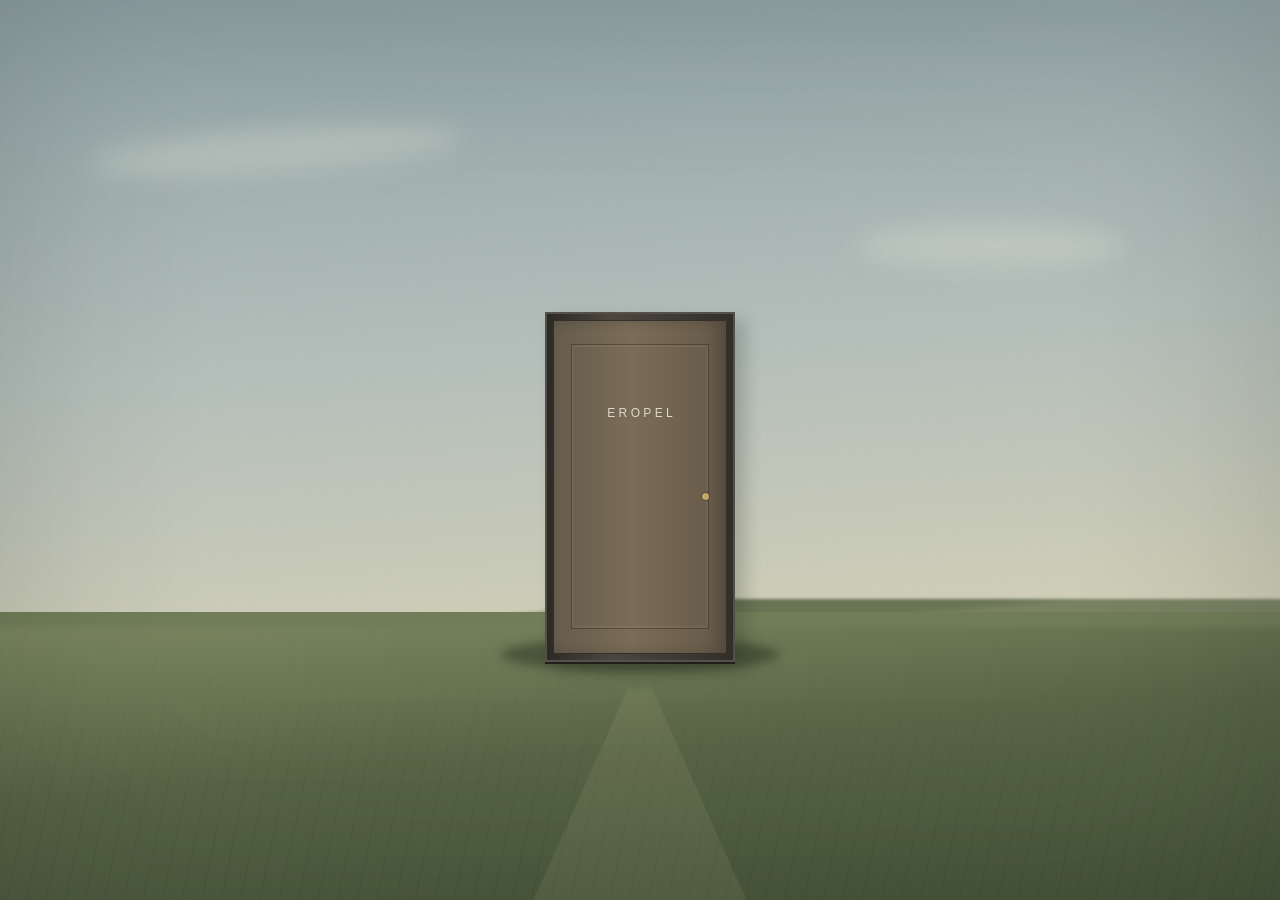
<file: index.html>
<!doctype html>
<html lang="en">
<head>
  <meta charset="utf-8">
  <meta name="viewport" content="width=device-width, initial-scale=1">
  <meta name="theme-color" content="#aeb9b4">
  <title>EROPEL</title>
  <link rel="stylesheet" href="assets/css/site.css">
</head>
<body class="entrance-page">
  <main class="landscape" aria-label="Entrance to EROPEL">
    <div class="sky" aria-hidden="true">
      <span class="cloud cloud-one"></span>
      <span class="cloud cloud-two"></span>
    </div>
    <div class="horizon" aria-hidden="true"></div>
    <div class="field" aria-hidden="true"><span class="field-track"></span></div>
    <a class="doorway" href="objects/" aria-label="Enter EROPEL">
      <span class="door-frame">
        <span class="door-void"></span>
        <span class="door">
          <span class="door-name">EROPEL</span>
          <span class="handle"></span>
        </span>
      </span>
      <span class="door-shadow" aria-hidden="true"></span>
    </a>
    <p class="entrance-hint" aria-hidden="true">OPEN</p>
  </main>
  <div class="threshold" aria-hidden="true"></div>
  <script src="assets/js/entrance.js"></script>
</body>
</html>
</file>
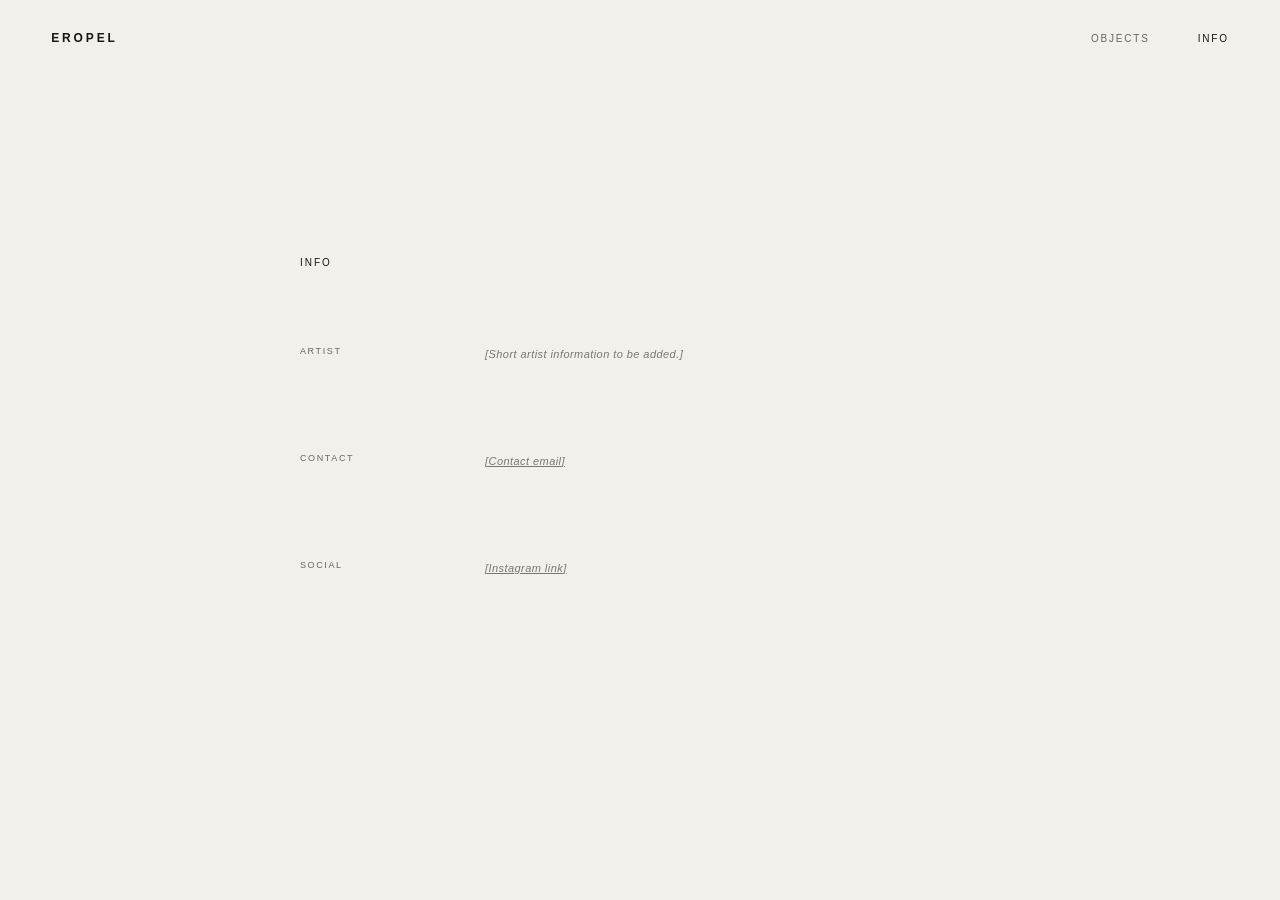
<file: info/index.html>
<!doctype html><html lang="en"><head><meta charset="utf-8"><meta name="viewport" content="width=device-width,initial-scale=1"><title>Info — EROPEL</title><link rel="stylesheet" href="../assets/css/site.css"></head><body><header class="site-header"><a class="wordmark" href="../">EROPEL</a><nav class="site-nav" aria-label="Primary"><a href="../objects/">OBJECTS</a><a href="./" aria-current="page">INFO</a></nav></header><main class="info"><h1>INFO</h1><div class="info-grid"><h2>ARTIST</h2><p class="placeholder">[Short artist information to be added.]</p><h2>CONTACT</h2><p><a class="placeholder" href="mailto:contact@example.com">[Contact email]</a></p><h2>SOCIAL</h2><p><a class="placeholder" href="#">[Instagram link]</a></p></div></main></body></html>
</file>
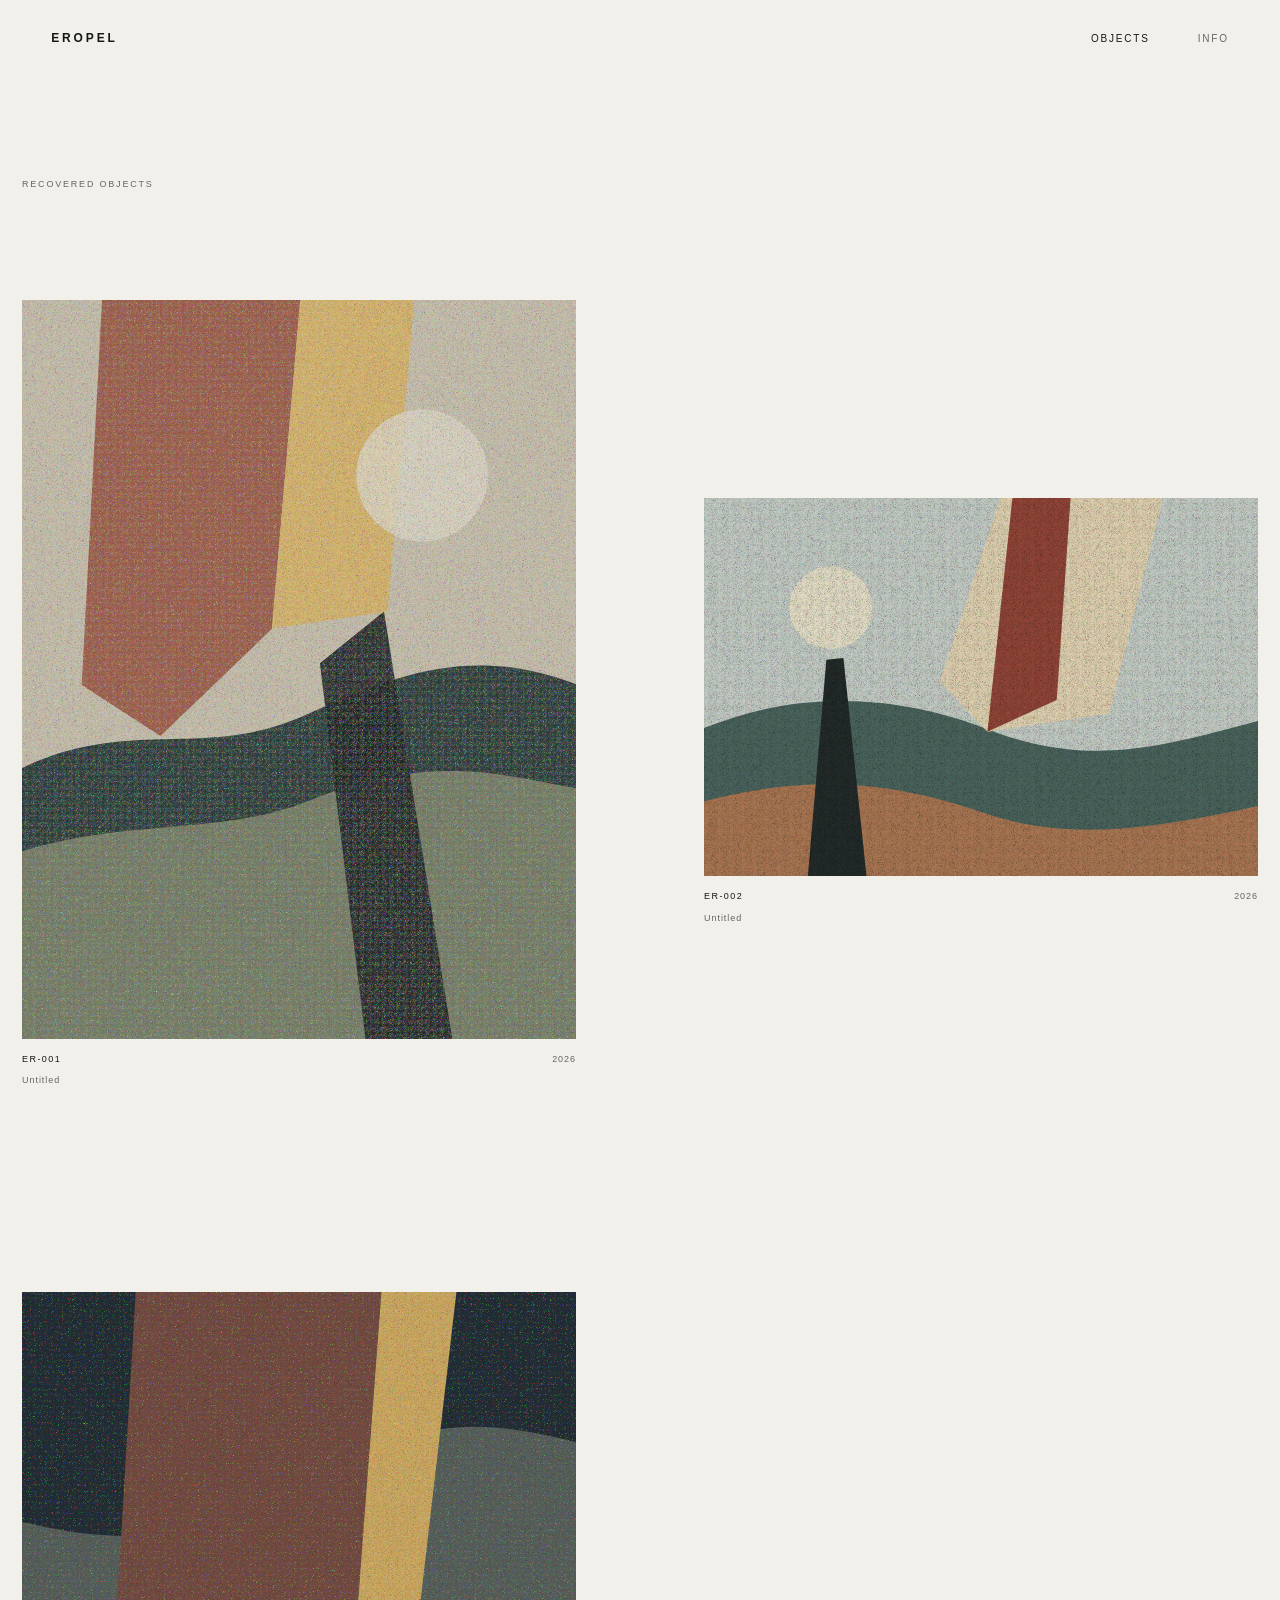
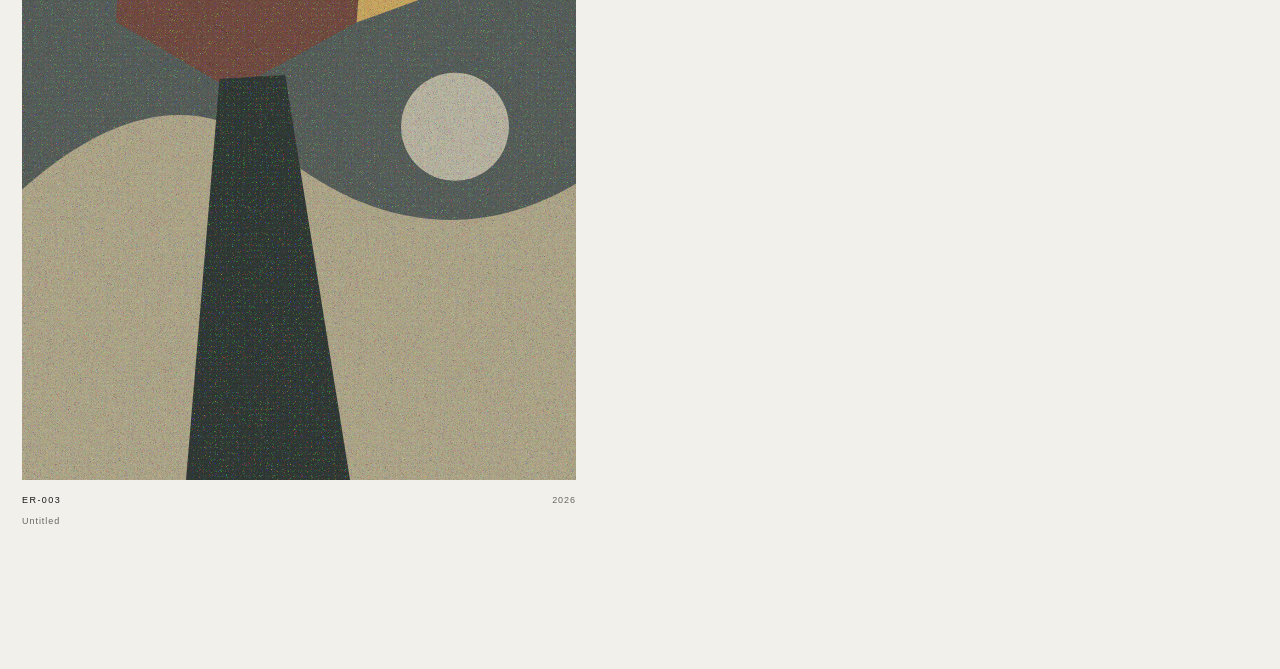
<file: objects/index.html>
<!doctype html><html lang="en"><head><meta charset="utf-8"><meta name="viewport" content="width=device-width,initial-scale=1"><title>Objects — EROPEL</title><link rel="stylesheet" href="../assets/css/site.css"></head><body>
<header class="site-header"><a class="wordmark" href="../">EROPEL</a><nav class="site-nav" aria-label="Primary"><a href="./" aria-current="page">OBJECTS</a><a href="../info/">INFO</a></nav></header>
<main class="object-index"><h1 class="index-label">RECOVERED OBJECTS</h1><div class="object-list">
<figure class="object-tile"><a class="object-link" href="er-001/"><img src="../assets/art/er-001.svg" alt="ER-001, abstract painting in earthen red and green" width="900" height="1200"><figcaption class="object-meta"><span class="object-id">ER-001</span><span class="object-year">2026</span><span class="object-title">Untitled</span></figcaption></a></figure>
<figure class="object-tile"><a class="object-link" href="er-002/"><img src="../assets/art/er-002.svg" alt="ER-002, abstract landscape painting" width="1200" height="820"><figcaption class="object-meta"><span class="object-id">ER-002</span><span class="object-year">2026</span><span class="object-title">Untitled</span></figcaption></a></figure>
<figure class="object-tile"><a class="object-link" href="er-003/"><img src="../assets/art/er-003.svg" alt="ER-003, dark abstract painting" width="760" height="1080"><figcaption class="object-meta"><span class="object-id">ER-003</span><span class="object-year">2026</span><span class="object-title">Untitled</span></figcaption></a></figure>
</div></main></body></html>
</file>
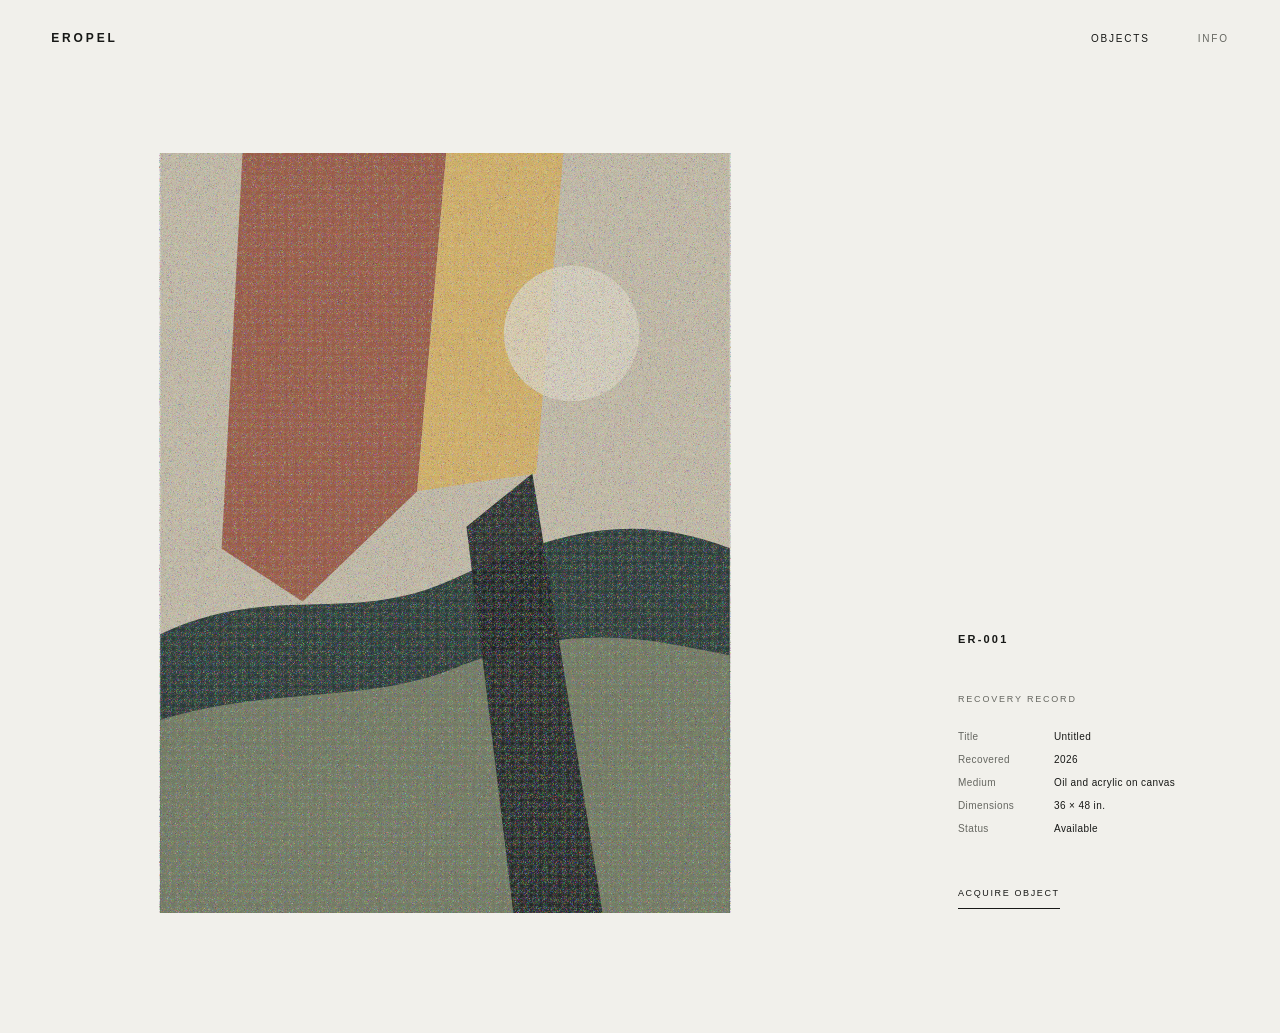
<file: objects/er-001/index.html>
<!doctype html><html lang="en"><head><meta charset="utf-8"><meta name="viewport" content="width=device-width,initial-scale=1"><title>ER-001 — EROPEL</title><link rel="stylesheet" href="../../assets/css/site.css"></head><body><header class="site-header"><a class="wordmark" href="../../">EROPEL</a><nav class="site-nav" aria-label="Primary"><a href="../" aria-current="page">OBJECTS</a><a href="../../info/">INFO</a></nav></header><main class="record"><div class="record-image"><img src="../../assets/art/er-001.svg" alt="ER-001, abstract painting in earthen red and green" width="900" height="1200"></div><section class="record-copy"><h1>ER-001</h1><h2>RECOVERY RECORD</h2><dl class="record-data"><dt>Title</dt><dd>Untitled</dd><dt>Recovered</dt><dd>2026</dd><dt>Medium</dt><dd>Oil and acrylic on canvas</dd><dt>Dimensions</dt><dd>36 × 48 in.</dd><dt>Status</dt><dd>Available</dd></dl><a class="acquire" href="mailto:contact@example.com?subject=ER-001">ACQUIRE OBJECT</a></section></main></body></html>
</file>
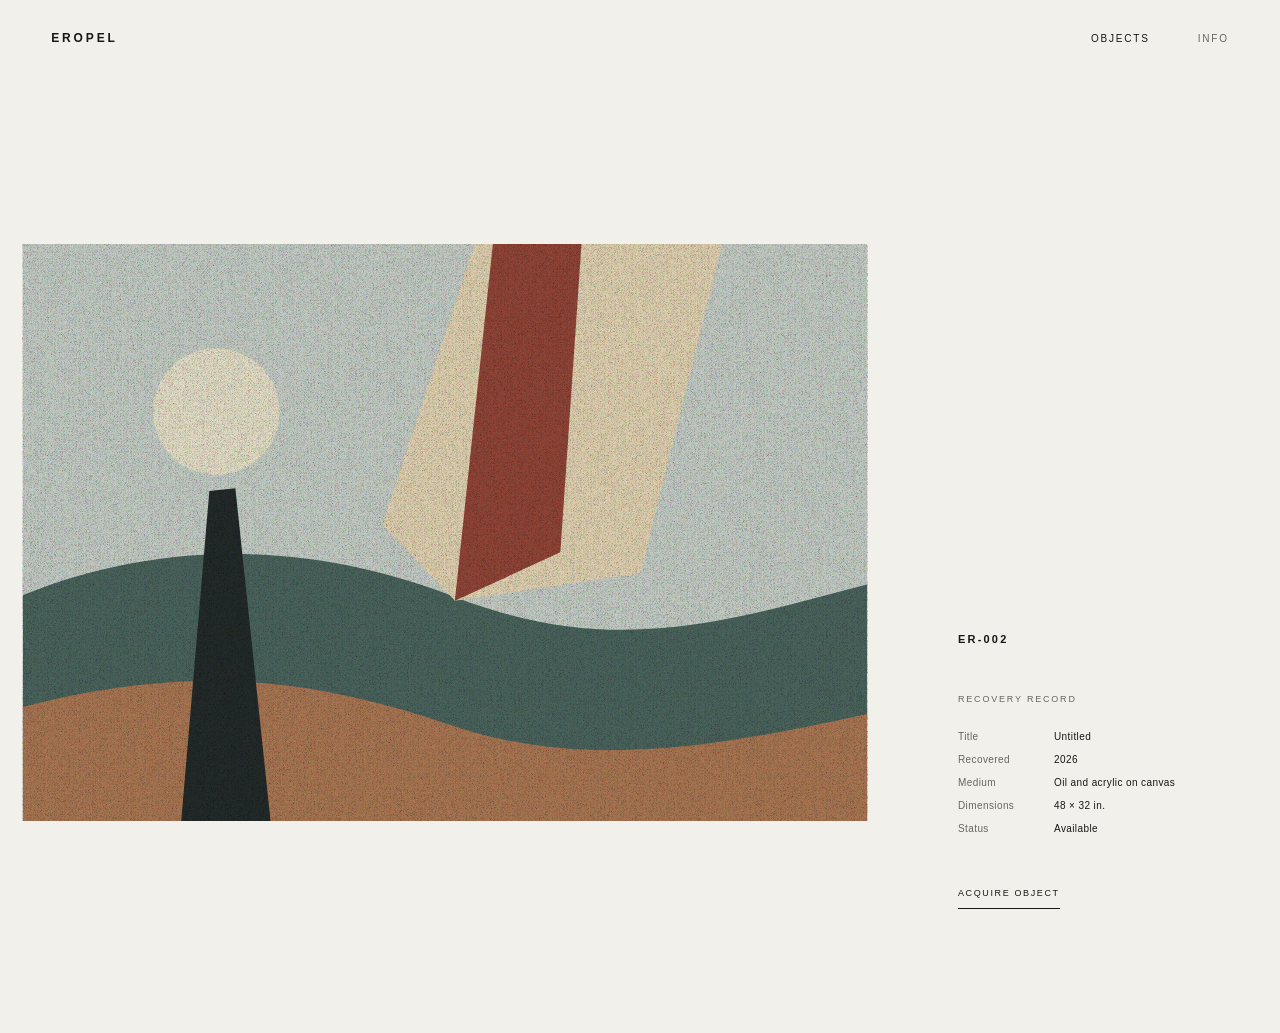
<file: objects/er-002/index.html>
<!doctype html><html lang="en"><head><meta charset="utf-8"><meta name="viewport" content="width=device-width,initial-scale=1"><title>ER-002 — EROPEL</title><link rel="stylesheet" href="../../assets/css/site.css"></head><body><header class="site-header"><a class="wordmark" href="../../">EROPEL</a><nav class="site-nav" aria-label="Primary"><a href="../" aria-current="page">OBJECTS</a><a href="../../info/">INFO</a></nav></header><main class="record"><div class="record-image"><img src="../../assets/art/er-002.svg" alt="ER-002, abstract landscape painting" width="1200" height="820"></div><section class="record-copy"><h1>ER-002</h1><h2>RECOVERY RECORD</h2><dl class="record-data"><dt>Title</dt><dd>Untitled</dd><dt>Recovered</dt><dd>2026</dd><dt>Medium</dt><dd>Oil and acrylic on canvas</dd><dt>Dimensions</dt><dd>48 × 32 in.</dd><dt>Status</dt><dd>Available</dd></dl><a class="acquire" href="mailto:contact@example.com?subject=ER-002">ACQUIRE OBJECT</a></section></main></body></html>
</file>
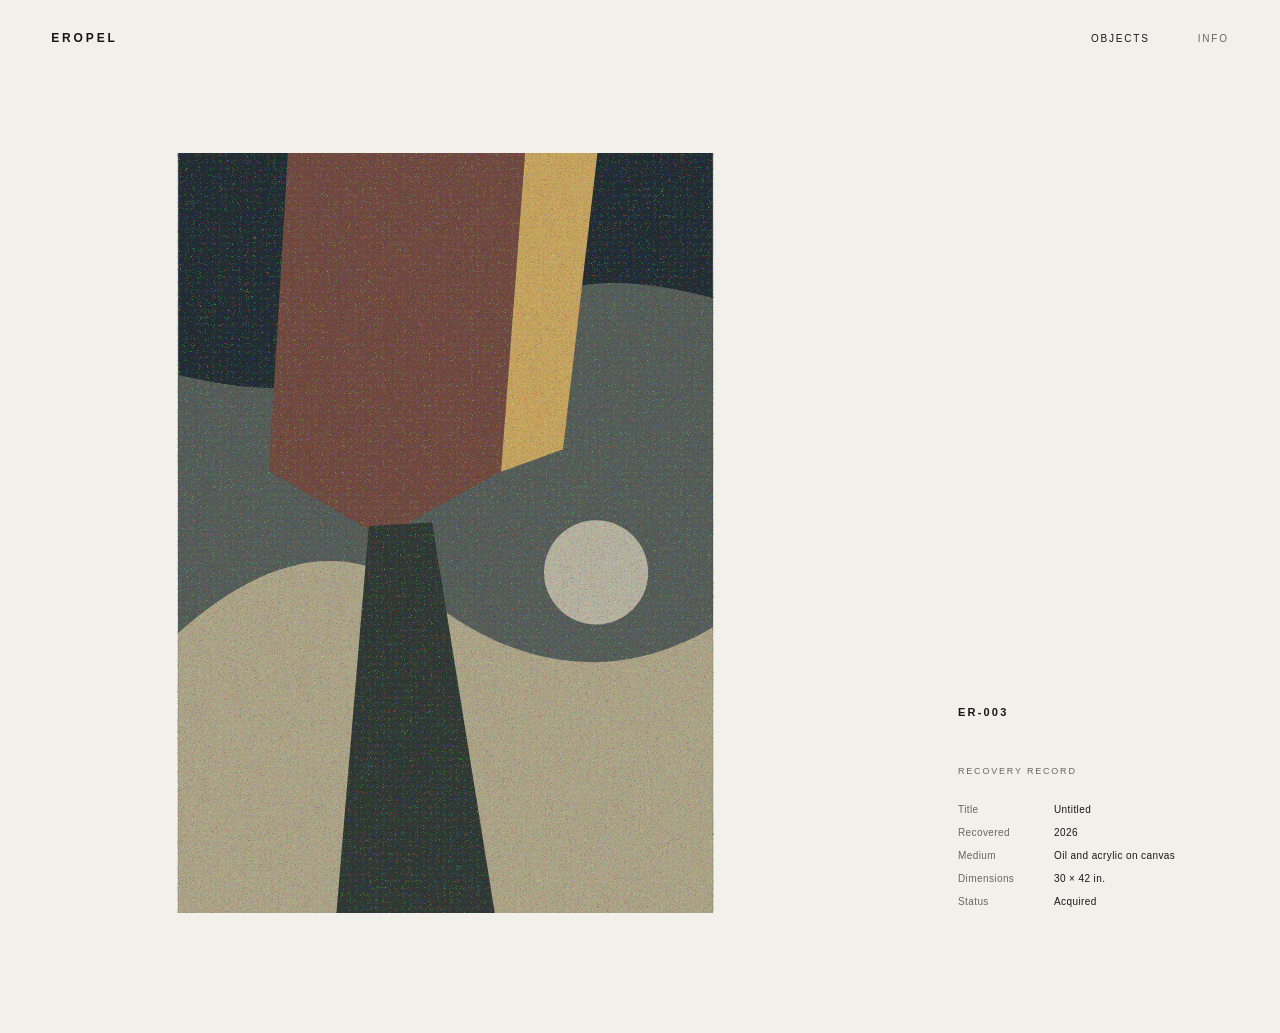
<file: objects/er-003/index.html>
<!doctype html><html lang="en"><head><meta charset="utf-8"><meta name="viewport" content="width=device-width,initial-scale=1"><title>ER-003 — EROPEL</title><link rel="stylesheet" href="../../assets/css/site.css"></head><body><header class="site-header"><a class="wordmark" href="../../">EROPEL</a><nav class="site-nav" aria-label="Primary"><a href="../" aria-current="page">OBJECTS</a><a href="../../info/">INFO</a></nav></header><main class="record"><div class="record-image"><img src="../../assets/art/er-003.svg" alt="ER-003, dark abstract painting" width="760" height="1080"></div><section class="record-copy"><h1>ER-003</h1><h2>RECOVERY RECORD</h2><dl class="record-data"><dt>Title</dt><dd>Untitled</dd><dt>Recovered</dt><dd>2026</dd><dt>Medium</dt><dd>Oil and acrylic on canvas</dd><dt>Dimensions</dt><dd>30 × 42 in.</dd><dt>Status</dt><dd>Acquired</dd></dl></section></main></body></html>
</file>
<file: assets/css/site.css>
:root { --ink:#171816; --paper:#f1f0eb; --muted:#666761; --line:#d4d2ca; --header:76px; }
* { box-sizing:border-box; }
html { min-height:100%; }
body { margin:0; color:var(--ink); background:var(--paper); font:12px/1.5 Arial, Helvetica, sans-serif; letter-spacing:.08em; }
a { color:inherit; }

/* Entrance */
.entrance-page { overflow:hidden; background:#9ba9a7; }
.entrance-page::after { content:""; position:fixed; z-index:8; inset:0; pointer-events:none; box-shadow:inset 0 0 16vw rgba(28,35,32,.2); }
.landscape { position:relative; width:100vw; height:100svh; min-height:430px; overflow:hidden; isolation:isolate; }
.sky { position:absolute; inset:0 0 29%; background:linear-gradient(176deg,#91a3a7 0%,#b4bfbb 53%,#d5d1b8 100%); }
.sky::after { content:""; position:absolute; inset:0; opacity:.22; background-image:url("data:image/svg+xml,%3Csvg xmlns='http://www.w3.org/2000/svg' width='130' height='130'%3E%3Cfilter id='n'%3E%3CfeTurbulence baseFrequency='.75' numOctaves='3' stitchTiles='stitch'/%3E%3C/filter%3E%3Crect width='100%25' height='100%25' filter='url(%23n)' opacity='.14'/%3E%3C/svg%3E"); mix-blend-mode:multiply; }
.cloud { position:absolute; height:7%; border-radius:50%; background:rgba(239,237,219,.25); filter:blur(12px); }
.cloud-one { width:29%; left:7%; top:20%; transform:rotate(-4deg); }
.cloud-two { width:21%; right:12%; top:35%; }
.horizon { position:absolute; z-index:1; left:-3%; right:-3%; top:66.5%; height:5%; background:linear-gradient(174deg,transparent 0 38%,#687454 42% 59%,#798263 64%); filter:blur(1.5px); }
.field { position:absolute; z-index:2; inset:68% 0 0; overflow:hidden; background:linear-gradient(175deg,#7f8a63,#586546 48%,#455439); }
.field::before { content:""; position:absolute; inset:0; opacity:.35; background-image:repeating-linear-gradient(102deg,transparent 0 9px,rgba(28,42,25,.35) 10px,transparent 11px 19px); mask-image:linear-gradient(transparent,#000); }
.field::after { content:""; position:absolute; left:-5%; right:-5%; top:-5px; height:20px; background:#717d59; filter:blur(3px); }
.field-track { position:absolute; left:50%; bottom:-38%; width:20%; height:130%; background:rgba(187,183,142,.12); filter:blur(12px); transform:translateX(-50%) perspective(180px) rotateX(18deg); clip-path:polygon(44% 0,56% 0,100% 100%,0 100%); }
.doorway { position:absolute; z-index:3; left:50%; bottom:26.5%; width:min(21vw,190px); height:min(39vw,350px); min-width:126px; min-height:232px; max-height:44vh; padding:0; border:0; background:none; transform:translateX(-50%); cursor:pointer; perspective:900px; text-decoration:none; -webkit-tap-highlight-color:transparent; }
.door-frame { position:absolute; inset:0; padding:8px; background:linear-gradient(90deg,#2b2924,#4b473f 35%,#312e29); box-shadow:0 2px 0 #211f1b, inset 0 0 0 2px #555047, 10px 8px 16px rgba(22,28,18,.2); }
.door-void { position:absolute; inset:8px; background:#050505; }
.door { position:absolute; inset:8px; display:block; background:linear-gradient(90deg,#665c4c,#7a6c57 45%,#655948); border:1px solid #332f29; transform-origin:left center; transition:transform 1.15s cubic-bezier(.62,.02,.26,1); backface-visibility:hidden; box-shadow:inset -8px 0 14px rgba(0,0,0,.18); }
.door::before { content:""; position:absolute; inset:7% 10%; border:1px solid rgba(35,31,25,.4); box-shadow:inset 0 0 0 2px rgba(198,178,143,.09); }
.door-name { position:absolute; left:0; right:0; top:25%; color:#ded8c8; font-size:clamp(9px,1vw,12px); letter-spacing:.28em; text-indent:.28em; text-align:center; }
.handle { position:absolute; right:10%; top:52%; width:7px; height:7px; border-radius:50%; background:#c1a66e; box-shadow:0 0 0 1px #53462f; }
.door-shadow { position:absolute; z-index:-1; left:-23%; right:-23%; bottom:-3%; height:10%; border-radius:50%; background:rgba(16,22,13,.35); filter:blur(5px); }
.doorway:hover .door, .doorway:focus-visible .door { transform:rotateY(-9deg); }
.doorway:focus-visible { outline:1px solid rgba(255,255,255,.8); outline-offset:10px; }
.entrance-hint { position:absolute; z-index:3; left:50%; bottom:18%; margin:0; color:rgba(232,231,216,.62); font-size:9px; letter-spacing:.35em; transform:translateX(-50%); opacity:0; transition:opacity .3s; }
.doorway:hover + .entrance-hint, .doorway:focus-visible + .entrance-hint { opacity:1; }
.threshold { position:fixed; z-index:10; left:50%; top:50%; width:1px; height:1px; background:#050505; transform:translate(-50%,-50%) scale(0); border-radius:50%; pointer-events:none; }
.is-opening .door { transform:rotateY(-102deg) !important; }
.is-opening .doorway { pointer-events:none; }
.is-passing .threshold { transition:transform 1s cubic-bezier(.7,0,.3,1); transform:translate(-50%,-50%) scale(3300); }
@media (max-aspect-ratio:3/4) {
  .sky { bottom:33%; }
  .field { top:66%; }
  .doorway { bottom:30%; width:142px; height:266px; max-height:39vh; }
  .entrance-hint { bottom:23%; }
}
@media (prefers-reduced-motion:reduce) { .door,.threshold { transition:none!important; } }

/* Interior */
.site-header { height:var(--header); display:flex; align-items:center; justify-content:space-between; padding:0 clamp(22px,4vw,64px); }
.wordmark { text-decoration:none; font-weight:700; letter-spacing:.24em; }
.site-nav { display:flex; gap:clamp(20px,4vw,48px); }
.site-nav a { color:var(--muted); text-decoration:none; font-size:10px; letter-spacing:.18em; }
.site-nav a:hover,.site-nav a[aria-current=page] { color:var(--ink); }
.object-index { width:min(1240px,calc(100% - 44px)); margin:clamp(50px,8vw,120px) auto 140px; }
.index-label { margin:0 0 12vh; color:var(--muted); font-size:9px; font-weight:normal; letter-spacing:.2em; }
.object-list { display:grid; grid-template-columns:repeat(2,minmax(0,1fr)); column-gap:clamp(50px,10vw,180px); row-gap:clamp(110px,16vw,240px); align-items:start; }
.object-tile { margin:0; }
.object-tile:nth-child(even) { margin-top:22vh; }
.object-link { display:block; text-decoration:none; }
.object-link img { display:block; width:100%; height:auto; background:#ddd; transition:opacity .25s; }
.object-link:hover img { opacity:.88; }
.object-meta { display:grid; grid-template-columns:1fr auto; gap:8px; margin-top:14px; color:var(--muted); font-size:9px; }
.object-id { color:var(--ink); letter-spacing:.16em; }
.object-title { grid-column:1; }
.object-year { grid-column:2; grid-row:1; }
.record { width:min(1440px,calc(100% - 44px)); margin:clamp(40px,6vw,90px) auto 120px; display:grid; grid-template-columns:minmax(0,1fr) minmax(230px,300px); gap:clamp(45px,7vw,120px); align-items:end; }
.record-image img { display:block; width:100%; max-height:calc(100vh - 140px); object-fit:contain; object-position:center; }
.record-copy { padding-bottom:4px; }
.record-copy h1 { margin:0 0 45px; font-size:11px; letter-spacing:.2em; }
.record-copy h2 { margin:0 0 23px; color:var(--muted); font-size:9px; font-weight:normal; letter-spacing:.2em; }
.record-data { margin:0; display:grid; grid-template-columns:84px 1fr; gap:8px 12px; font-size:10px; letter-spacing:.04em; }
.record-data dt { color:var(--muted); }.record-data dd { margin:0; }
.acquire { display:inline-block; margin-top:40px; padding:11px 0 7px; border-bottom:1px solid var(--ink); text-decoration:none; font-size:9px; letter-spacing:.18em; }
.info { width:min(680px,calc(100% - 44px)); margin:clamp(80px,14vw,190px) auto; }
.info h1 { margin:0 0 75px; font-size:10px; font-weight:normal; letter-spacing:.2em; }
.info-grid { display:grid; grid-template-columns:140px 1fr; gap:45px; }
.info h2 { margin:0; color:var(--muted); font-size:9px; font-weight:normal; letter-spacing:.18em; }
.info p { margin:0 0 42px; font-size:11px; line-height:1.8; letter-spacing:.04em; }
.placeholder { color:#777872; font-style:italic; }
@media (max-width:650px) {
  :root { --header:66px; }
  .object-index { margin-top:45px; }
  .index-label { margin-bottom:70px; }
  .object-list { grid-template-columns:1fr; row-gap:100px; }
  .object-tile { width:88%; }.object-tile:nth-child(even) { width:78%; margin-top:0; margin-left:auto; }
  .record { grid-template-columns:1fr; align-items:start; margin-top:25px; }
  .record-image img { max-height:none; }
  .record-copy { padding-top:15px; }.record-copy h1 { margin-bottom:32px; }
  .info-grid { grid-template-columns:1fr; gap:18px; }.info p { margin-bottom:34px; }
}
</file>
